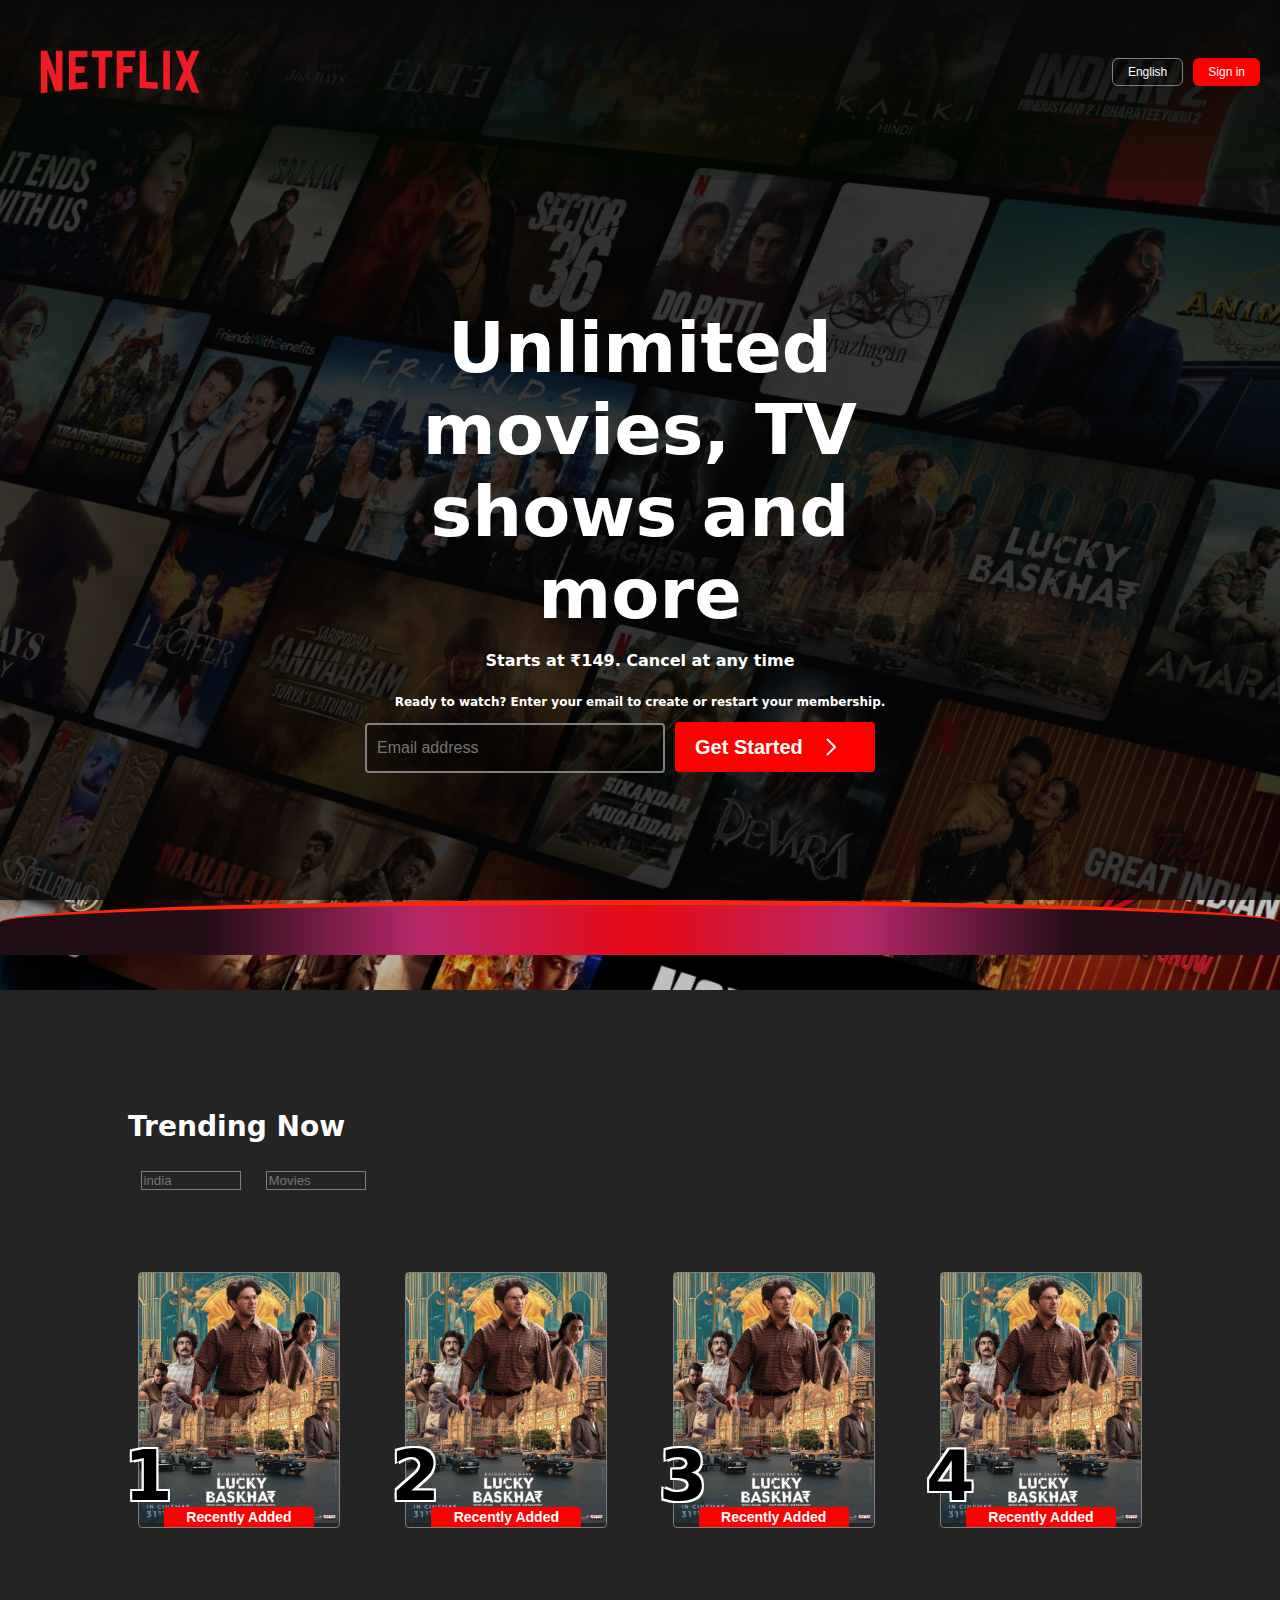
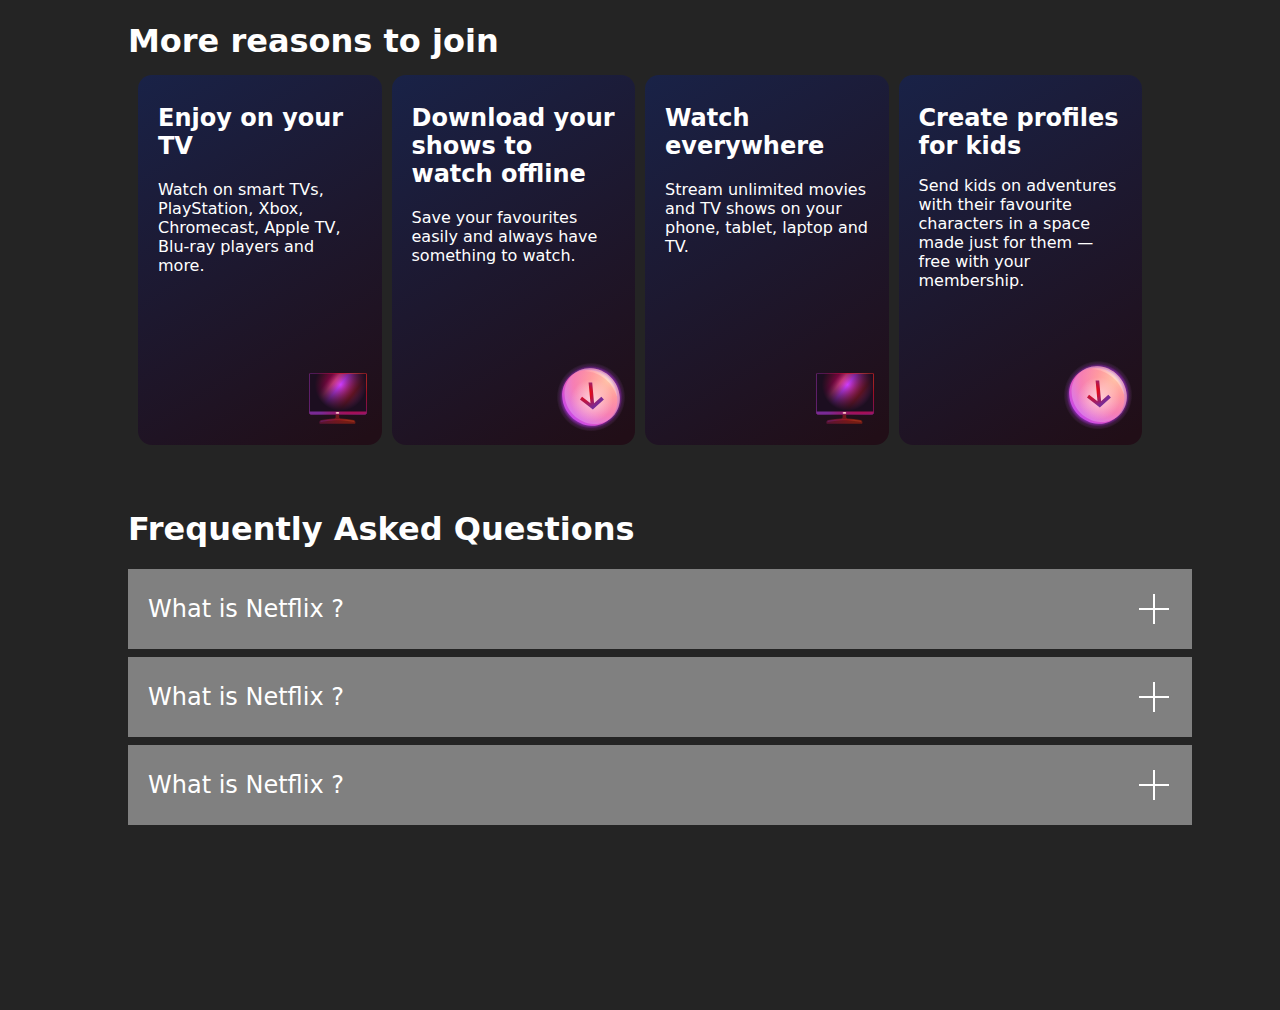
<file: index.html>
<!DOCTYPE html>
<html lang="en">

<head>
    <meta charset="UTF-8">
    <meta name="viewport" content="width=device-width, initial-scale=1.0">
    <title>Document</title>
    <link rel="stylesheet" href="style.css">
</head>

<body>
    <section>
        <div class="hero">
            <img src="./Images/hero.jpg" class="hero-img">
            <div class="tint"></div>
            <div class="nav">
                <a class="logo-img"><img src="./Images/netflix-logo.svg"></a>
                <div class="nav-flex">
                    <button class="en-btn">English</button>
                    <button class="sign-btn">Sign in</button>
                </div>
            </div>
            <div class="hero-text">
                <h1 class="title">Unlimited movies, TV shows and more</h1>
                <p class="para-offer">Starts at ₹149. Cancel at any time</p>
                <p class="para-info">Ready to watch? Enter your email to create or restart your membership.</p>
                <div class="box-wraper">
                    <div class="input-box">
                        <input class="input" type="text" placeholder="Email address" />
                    </div>
                    <button class="start-btn">Get Started <img src="./Images/arrow.svg"></button>
                </div>


            </div>
            <div class="curve-box">
                <div class="curve"></div>
            </div>
        </div>
    </section>
    <section>
        <div class="bootom-area">
            <div class="heading">
                <h3>Trending Now</h3>
            </div>
            <div class="dropdown-btn">
                <div class="types">
                    <input class="country-input" type="text" placeholder="india">
                    <input class="item-input" type="text" placeholder="Movies">
                </div>
            </div>
            <div class="poster-wrap">
                <div class="poster">
                    <div class="poster-img">
                        <img src="./Images/Lucky_Baskhar.jpg">
                        <button class="image-btn">Recently Added</button>
                        <div class="img-rank">1</div>
                       
                    </div>
                    <div class="poster-img">
                        <img src="./Images/Lucky_Baskhar.jpg">
                        <button class="image-btn">Recently Added</button>
                        <div class="img-rank">2</div>
                    </div>
                    <div class="poster-img">
                        <img src="./Images/Lucky_Baskhar.jpg">
                        <button class="image-btn">Recently Added</button>
                        <div class="img-rank">3</div>
                    </div>
                    <div class="poster-img">
                        <img src="./Images/Lucky_Baskhar.jpg">
                        <button class="image-btn">Recently Added</button>
                        <div class="img-rank">4</div>
                    </div>
                </div>
            </div>
            <div class="cards-content">
                <h1 class="cards-heading">More reasons to join</h1>
                <div class="cards-wrap">
                    <div class="cards">
                        <h2 class="card-header">Enjoy on your TV</h2>
                        <p class="description">Watch on smart TVs, PlayStation, Xbox, Chromecast, Apple TV, Blu-ray
                            players and more.</p>
                            <div class="footer-img">
                                <svg width="72" height="72" viewBox="0 0 72 72" fill="none"><g id="television-core-small"><path id="Vector" fill-rule="evenodd" clip-rule="evenodd" d="M37.2 53.3992C37.2 52.7365 36.6628 52.1992 36 52.1992H34.8C34.1373 52.1992 33.6 52.7365 33.6 53.3992V56.2636C33.6 56.9129 33.0834 57.4433 32.4347 57.4739C30.3013 57.5744 28.1719 57.7834 26.0546 58.1011L19.444 59.0926C18.2692 59.2688 17.4 60.2782 17.4 61.4662V62.0992C17.4 62.4304 17.6686 62.6992 18 62.6992H52.8C53.1314 62.6992 53.4 62.4304 53.4 62.0992V61.4662C53.4 60.2782 52.5309 59.2688 51.3561 59.0926L44.7454 58.1011C42.6282 57.7834 40.4987 57.5744 38.3653 57.4739C37.7167 57.4433 37.2 56.9129 37.2 56.2636V53.3992Z" fill="url(#paint0_radial_5179_1308)"></path><path id="Vector_2" d="M18.6 60.7388C18.6 60.2306 18.9587 59.796 19.4602 59.711C22.0196 59.2775 29.7585 58.0508 35.4 58.0508C41.0415 58.0508 48.7804 59.2775 51.3398 59.711C51.8412 59.796 52.2 60.2306 52.2 60.7388C52.2 60.902 52.0575 61.0268 51.8967 61.0004C50.1219 60.707 40.9704 59.2409 35.4 59.2409C29.8295 59.2409 20.678 60.707 18.9033 61.0004C18.7425 61.0268 18.6 60.902 18.6 60.7388Z" fill="url(#paint1_radial_5179_1308)"></path><path id="Vector_3" d="M63 12H8.99995C8.00584 12 7.19995 12.8059 7.19995 13.8V51.6C7.19995 52.5941 8.00584 53.4 8.99995 53.4H63C63.9941 53.4 64.8 52.5941 64.8 51.6V13.8C64.8 12.8059 63.9941 12 63 12Z" fill="url(#paint2_linear_5179_1308)"></path><path id="Vector_4" d="M63 12H8.99995C8.00584 12 7.19995 12.8059 7.19995 13.8V51.6C7.19995 52.5941 8.00584 53.4 8.99995 53.4H63C63.9941 53.4 64.8 52.5941 64.8 51.6V13.8C64.8 12.8059 63.9941 12 63 12Z" fill="url(#paint3_radial_5179_1308)"></path><path id="Vector_5" fill-rule="evenodd" clip-rule="evenodd" d="M8.99995 12.6H63C63.663 12.6 64.2 13.1372 64.2 13.8V50.4H7.79995V13.8C7.79995 13.1372 8.33719 12.6 8.99995 12.6ZM7.19995 50.4V13.8C7.19995 12.8059 8.00581 12 8.99995 12H63C63.9942 12 64.8 12.8059 64.8 13.8V50.4V51.6C64.8 52.5941 63.9942 53.4 63 53.4H8.99995C8.00581 53.4 7.19995 52.5941 7.19995 51.6V50.4Z" fill="url(#paint4_radial_5179_1308)"></path><path id="Vector_6" d="M35.4 52.8C36.3941 52.8 37.2 52.3971 37.2 51.9C37.2 51.4029 36.3941 51 35.4 51C34.4059 51 33.6 51.4029 33.6 51.9C33.6 52.3971 34.4059 52.8 35.4 52.8Z" fill="url(#paint5_radial_5179_1308)"></path></g><defs><radialGradient id="paint0_radial_5179_1308" cx="0" cy="0" r="1" gradientUnits="userSpaceOnUse" gradientTransform="translate(50.3269 49.3723) rotate(118.526) scale(55.1579 46.2871)"><stop stop-color="#802600"></stop><stop offset="0.333333" stop-color="#6F181D"></stop><stop offset="0.666667" stop-color="#5B1333"></stop><stop offset="1" stop-color="#391945"></stop></radialGradient><radialGradient id="paint1_radial_5179_1308" cx="0" cy="0" r="1" gradientUnits="userSpaceOnUse" gradientTransform="translate(48.1077 53.6128) rotate(158.116) scale(32.7275 42.219)"><stop stop-color="#99421D"></stop><stop offset="0.333333" stop-color="#99161D"></stop><stop offset="0.666667" stop-color="#7D1845"></stop><stop offset="1" stop-color="#59216E"></stop></radialGradient><linearGradient id="paint2_linear_5179_1308" x1="10.4727" y1="14.9572" x2="56.1755" y2="51.4814" gradientUnits="userSpaceOnUse"><stop stop-color="#99161D"></stop><stop offset="0.245283" stop-color="#CA005B"></stop><stop offset="0.346698" stop-color="#FF479A"></stop><stop offset="0.46934" stop-color="#CC3CFF"></stop><stop offset="0.735849" stop-color="#BC1A22"></stop><stop offset="1" stop-color="#C94FF5"></stop></linearGradient><radialGradient id="paint3_radial_5179_1308" cx="0" cy="0" r="1" gradientUnits="userSpaceOnUse" gradientTransform="translate(38.6181 23.8286) rotate(90) scale(25.9571 25.8545)"><stop stop-color="#1C0E20" stop-opacity="0"></stop><stop offset="1" stop-color="#1C0E20"></stop></radialGradient><radialGradient id="paint4_radial_5179_1308" cx="0" cy="0" r="1" gradientUnits="userSpaceOnUse" gradientTransform="translate(54 20.1938) rotate(144.293) scale(47.2897 44.8232)"><stop stop-color="#EF7744"></stop><stop offset="0.333333" stop-color="#E50914"></stop><stop offset="0.666667" stop-color="#A70D53"></stop><stop offset="1" stop-color="#792A95"></stop></radialGradient><radialGradient id="paint5_radial_5179_1308" cx="0" cy="0" r="1" gradientUnits="userSpaceOnUse" gradientTransform="translate(36.525 51.3562) rotate(135) scale(4.58735)"><stop stop-color="#FFDCCC"></stop><stop offset="0.333333" stop-color="#FFBDC0"></stop><stop offset="0.666667" stop-color="#F89DC6"></stop><stop offset="1" stop-color="#E4A1FA"></stop></radialGradient></defs></svg>
                            </div>
                    </div>
                    <div class="cards">
                        <h2 class="card-header">Download your shows to watch offline</h2>
                        <p class="description">Save your favourites easily and always have something to watch.</p>
                        <div class="footer-img">
                          <svg width="72" height="72" viewBox="0 0 72 72" fill="none"><g id="download-core-small"><path id="Vector" d="M36 70.2008C54.8882 70.2008 70.2001 54.8889 70.2001 36.0008C70.2001 17.1126 54.8882 1.80078 36 1.80078C17.1119 1.80078 1.80005 17.1126 1.80005 36.0008C1.80005 54.8889 17.1119 70.2008 36 70.2008Z" fill="url(#paint0_radial_5179_7940)"></path><path id="Vector_2" opacity="0.4" d="M64.7658 36.195C65.5206 51.5916 53.7908 63.5824 38.5668 62.977C23.3428 62.3722 10.3893 49.4 9.63446 34.0034C8.87954 18.6068 20.6091 6.61594 35.8331 7.22116C51.0571 7.82638 64.0104 20.7984 64.7658 36.195Z" fill="url(#paint1_radial_5179_7940)"></path><path id="Vector_3" d="M62.3657 37.9958C63.1205 53.3924 51.3908 65.3832 36.1668 64.7778C20.9428 64.173 7.9893 51.2008 7.23444 35.8041C6.47952 20.4075 18.2091 8.41672 33.4331 9.02194C48.6571 9.62716 61.6103 22.5992 62.3657 37.9958Z" fill="url(#paint2_radial_5179_7940)"></path><path id="Vector_4" opacity="0.5" d="M64.7658 36.195C65.5206 51.5916 53.7908 63.5824 38.5668 62.977C23.3428 62.3722 10.3893 49.4 9.63446 34.0034C8.87954 18.6068 20.6091 6.61594 35.8331 7.22116C51.0571 7.82638 64.0104 20.7984 64.7658 36.195Z" fill="url(#paint3_radial_5179_7940)"></path><path id="Vector_5" opacity="0.6" d="M36.9 60.6C48.6636 60.6 58.2 51.0637 58.2 39.3C58.2 27.5363 48.6636 18 36.9 18C25.1363 18 15.6 27.5363 15.6 39.3C15.6 51.0637 25.1363 60.6 36.9 60.6Z" fill="url(#paint4_radial_5179_7940)"></path><path id="Vector_6" fill-rule="evenodd" clip-rule="evenodd" d="M39.0849 42.2727L46.3387 35.76L48.8945 38.5142L38.9118 47.477L37.8466 48.4333L36.6071 47.477L24.9899 38.5142L27.0434 35.76L35.4849 42.2727L33.6 21.6016H37.2L39.0849 42.2727Z" fill="url(#paint5_radial_5179_7940)"></path><path id="Vector_7" opacity="0.4" fill-rule="evenodd" clip-rule="evenodd" d="M61.6566 34.9618C61.7832 35.3893 62.391 35.3233 62.3694 34.878C61.6962 21.1369 50.1509 9.55975 36.5817 9.01957C34.4606 8.93515 32.4155 9.12541 30.4772 9.55909C30.0745 9.64915 30.1575 10.2082 30.5697 10.2246C45.0094 10.7979 57.6246 21.2971 61.6566 34.9618Z" fill="url(#paint6_radial_5179_7940)"></path></g><defs><radialGradient id="paint0_radial_5179_7940" cx="0" cy="0" r="1" gradientUnits="userSpaceOnUse" gradientTransform="translate(36.0001 36.1837) rotate(-90) scale(34.3829)"><stop offset="0.782019" stop-color="#982DBE"></stop><stop offset="0.906819" stop-color="#B038DC" stop-opacity="0.2"></stop><stop offset="1" stop-color="#E4A1FA" stop-opacity="0"></stop></radialGradient><radialGradient id="paint1_radial_5179_7940" cx="0" cy="0" r="1" gradientUnits="userSpaceOnUse" gradientTransform="translate(52.9937 20.0992) rotate(135) scale(49.9836)"><stop stop-color="#FFDCCC"></stop><stop offset="0.333333" stop-color="#FFBDC0"></stop><stop offset="0.666667" stop-color="#F89DC6"></stop><stop offset="1" stop-color="#E4A1FA"></stop></radialGradient><radialGradient id="paint2_radial_5179_7940" cx="0" cy="0" r="1" gradientUnits="userSpaceOnUse" gradientTransform="translate(52.7999 19.6937) rotate(135) scale(53.1037)"><stop stop-color="#FFA984"></stop><stop offset="0.333333" stop-color="#FF787F"></stop><stop offset="0.666667" stop-color="#F45FA2"></stop><stop offset="1" stop-color="#C44AF1"></stop></radialGradient><radialGradient id="paint3_radial_5179_7940" cx="0" cy="0" r="1" gradientUnits="userSpaceOnUse" gradientTransform="translate(52.9937 20.0992) rotate(135) scale(49.9836)"><stop stop-color="#FFDCCC"></stop><stop offset="0.333333" stop-color="#FFBDC0"></stop><stop offset="0.666667" stop-color="#F89DC6"></stop><stop offset="1" stop-color="#E4A1FA"></stop></radialGradient><radialGradient id="paint4_radial_5179_7940" cx="0" cy="0" r="1" gradientUnits="userSpaceOnUse" gradientTransform="translate(36.9 39.3) scale(21.3)"><stop stop-color="white"></stop><stop offset="1" stop-color="white" stop-opacity="0"></stop></radialGradient><radialGradient id="paint5_radial_5179_7940" cx="0" cy="0" r="1" gradientUnits="userSpaceOnUse" gradientTransform="translate(31.2 32.1016) rotate(39.5226) scale(15.5567)"><stop stop-color="#EF7744"></stop><stop offset="0.2406" stop-color="#E50914"></stop><stop offset="1" stop-color="#792A95"></stop></radialGradient><radialGradient id="paint6_radial_5179_7940" cx="0" cy="0" r="1" gradientUnits="userSpaceOnUse" gradientTransform="translate(50.7 21.3) rotate(-180) scale(30)"><stop stop-color="white"></stop><stop offset="1" stop-color="white" stop-opacity="0"></stop></radialGradient></defs></svg>
                        </div>
                    </div>
                    <div class="cards">
                        <h2 class="card-header">Watch everywhere</h2>
                        <p class="description">Stream unlimited movies and TV shows on your phone, tablet, laptop and TV.</p>
                        <div class="footer-img">
                            <svg width="72" height="72" viewBox="0 0 72 72" fill="none"><g id="television-core-small"><path id="Vector" fill-rule="evenodd" clip-rule="evenodd" d="M37.2 53.3992C37.2 52.7365 36.6628 52.1992 36 52.1992H34.8C34.1373 52.1992 33.6 52.7365 33.6 53.3992V56.2636C33.6 56.9129 33.0834 57.4433 32.4347 57.4739C30.3013 57.5744 28.1719 57.7834 26.0546 58.1011L19.444 59.0926C18.2692 59.2688 17.4 60.2782 17.4 61.4662V62.0992C17.4 62.4304 17.6686 62.6992 18 62.6992H52.8C53.1314 62.6992 53.4 62.4304 53.4 62.0992V61.4662C53.4 60.2782 52.5309 59.2688 51.3561 59.0926L44.7454 58.1011C42.6282 57.7834 40.4987 57.5744 38.3653 57.4739C37.7167 57.4433 37.2 56.9129 37.2 56.2636V53.3992Z" fill="url(#paint0_radial_5179_1308)"></path><path id="Vector_2" d="M18.6 60.7388C18.6 60.2306 18.9587 59.796 19.4602 59.711C22.0196 59.2775 29.7585 58.0508 35.4 58.0508C41.0415 58.0508 48.7804 59.2775 51.3398 59.711C51.8412 59.796 52.2 60.2306 52.2 60.7388C52.2 60.902 52.0575 61.0268 51.8967 61.0004C50.1219 60.707 40.9704 59.2409 35.4 59.2409C29.8295 59.2409 20.678 60.707 18.9033 61.0004C18.7425 61.0268 18.6 60.902 18.6 60.7388Z" fill="url(#paint1_radial_5179_1308)"></path><path id="Vector_3" d="M63 12H8.99995C8.00584 12 7.19995 12.8059 7.19995 13.8V51.6C7.19995 52.5941 8.00584 53.4 8.99995 53.4H63C63.9941 53.4 64.8 52.5941 64.8 51.6V13.8C64.8 12.8059 63.9941 12 63 12Z" fill="url(#paint2_linear_5179_1308)"></path><path id="Vector_4" d="M63 12H8.99995C8.00584 12 7.19995 12.8059 7.19995 13.8V51.6C7.19995 52.5941 8.00584 53.4 8.99995 53.4H63C63.9941 53.4 64.8 52.5941 64.8 51.6V13.8C64.8 12.8059 63.9941 12 63 12Z" fill="url(#paint3_radial_5179_1308)"></path><path id="Vector_5" fill-rule="evenodd" clip-rule="evenodd" d="M8.99995 12.6H63C63.663 12.6 64.2 13.1372 64.2 13.8V50.4H7.79995V13.8C7.79995 13.1372 8.33719 12.6 8.99995 12.6ZM7.19995 50.4V13.8C7.19995 12.8059 8.00581 12 8.99995 12H63C63.9942 12 64.8 12.8059 64.8 13.8V50.4V51.6C64.8 52.5941 63.9942 53.4 63 53.4H8.99995C8.00581 53.4 7.19995 52.5941 7.19995 51.6V50.4Z" fill="url(#paint4_radial_5179_1308)"></path><path id="Vector_6" d="M35.4 52.8C36.3941 52.8 37.2 52.3971 37.2 51.9C37.2 51.4029 36.3941 51 35.4 51C34.4059 51 33.6 51.4029 33.6 51.9C33.6 52.3971 34.4059 52.8 35.4 52.8Z" fill="url(#paint5_radial_5179_1308)"></path></g><defs><radialGradient id="paint0_radial_5179_1308" cx="0" cy="0" r="1" gradientUnits="userSpaceOnUse" gradientTransform="translate(50.3269 49.3723) rotate(118.526) scale(55.1579 46.2871)"><stop stop-color="#802600"></stop><stop offset="0.333333" stop-color="#6F181D"></stop><stop offset="0.666667" stop-color="#5B1333"></stop><stop offset="1" stop-color="#391945"></stop></radialGradient><radialGradient id="paint1_radial_5179_1308" cx="0" cy="0" r="1" gradientUnits="userSpaceOnUse" gradientTransform="translate(48.1077 53.6128) rotate(158.116) scale(32.7275 42.219)"><stop stop-color="#99421D"></stop><stop offset="0.333333" stop-color="#99161D"></stop><stop offset="0.666667" stop-color="#7D1845"></stop><stop offset="1" stop-color="#59216E"></stop></radialGradient><linearGradient id="paint2_linear_5179_1308" x1="10.4727" y1="14.9572" x2="56.1755" y2="51.4814" gradientUnits="userSpaceOnUse"><stop stop-color="#99161D"></stop><stop offset="0.245283" stop-color="#CA005B"></stop><stop offset="0.346698" stop-color="#FF479A"></stop><stop offset="0.46934" stop-color="#CC3CFF"></stop><stop offset="0.735849" stop-color="#BC1A22"></stop><stop offset="1" stop-color="#C94FF5"></stop></linearGradient><radialGradient id="paint3_radial_5179_1308" cx="0" cy="0" r="1" gradientUnits="userSpaceOnUse" gradientTransform="translate(38.6181 23.8286) rotate(90) scale(25.9571 25.8545)"><stop stop-color="#1C0E20" stop-opacity="0"></stop><stop offset="1" stop-color="#1C0E20"></stop></radialGradient><radialGradient id="paint4_radial_5179_1308" cx="0" cy="0" r="1" gradientUnits="userSpaceOnUse" gradientTransform="translate(54 20.1938) rotate(144.293) scale(47.2897 44.8232)"><stop stop-color="#EF7744"></stop><stop offset="0.333333" stop-color="#E50914"></stop><stop offset="0.666667" stop-color="#A70D53"></stop><stop offset="1" stop-color="#792A95"></stop></radialGradient><radialGradient id="paint5_radial_5179_1308" cx="0" cy="0" r="1" gradientUnits="userSpaceOnUse" gradientTransform="translate(36.525 51.3562) rotate(135) scale(4.58735)"><stop stop-color="#FFDCCC"></stop><stop offset="0.333333" stop-color="#FFBDC0"></stop><stop offset="0.666667" stop-color="#F89DC6"></stop><stop offset="1" stop-color="#E4A1FA"></stop></radialGradient></defs></svg>
                        </div>
                    </div>
                    <div class="cards">
                        <h2 class="card-header">Create profiles for kids</h>
                        <p class="description">Send kids on adventures with their favourite characters in a space made just for them — free with your membership.</p>
                        <div class="footer-img">
                           <svg width="72" height="72" viewBox="0 0 72 72" fill="none"><g id="download-core-small"><path id="Vector" d="M36 70.2008C54.8882 70.2008 70.2001 54.8889 70.2001 36.0008C70.2001 17.1126 54.8882 1.80078 36 1.80078C17.1119 1.80078 1.80005 17.1126 1.80005 36.0008C1.80005 54.8889 17.1119 70.2008 36 70.2008Z" fill="url(#paint0_radial_5179_7940)"></path><path id="Vector_2" opacity="0.4" d="M64.7658 36.195C65.5206 51.5916 53.7908 63.5824 38.5668 62.977C23.3428 62.3722 10.3893 49.4 9.63446 34.0034C8.87954 18.6068 20.6091 6.61594 35.8331 7.22116C51.0571 7.82638 64.0104 20.7984 64.7658 36.195Z" fill="url(#paint1_radial_5179_7940)"></path><path id="Vector_3" d="M62.3657 37.9958C63.1205 53.3924 51.3908 65.3832 36.1668 64.7778C20.9428 64.173 7.9893 51.2008 7.23444 35.8041C6.47952 20.4075 18.2091 8.41672 33.4331 9.02194C48.6571 9.62716 61.6103 22.5992 62.3657 37.9958Z" fill="url(#paint2_radial_5179_7940)"></path><path id="Vector_4" opacity="0.5" d="M64.7658 36.195C65.5206 51.5916 53.7908 63.5824 38.5668 62.977C23.3428 62.3722 10.3893 49.4 9.63446 34.0034C8.87954 18.6068 20.6091 6.61594 35.8331 7.22116C51.0571 7.82638 64.0104 20.7984 64.7658 36.195Z" fill="url(#paint3_radial_5179_7940)"></path><path id="Vector_5" opacity="0.6" d="M36.9 60.6C48.6636 60.6 58.2 51.0637 58.2 39.3C58.2 27.5363 48.6636 18 36.9 18C25.1363 18 15.6 27.5363 15.6 39.3C15.6 51.0637 25.1363 60.6 36.9 60.6Z" fill="url(#paint4_radial_5179_7940)"></path><path id="Vector_6" fill-rule="evenodd" clip-rule="evenodd" d="M39.0849 42.2727L46.3387 35.76L48.8945 38.5142L38.9118 47.477L37.8466 48.4333L36.6071 47.477L24.9899 38.5142L27.0434 35.76L35.4849 42.2727L33.6 21.6016H37.2L39.0849 42.2727Z" fill="url(#paint5_radial_5179_7940)"></path><path id="Vector_7" opacity="0.4" fill-rule="evenodd" clip-rule="evenodd" d="M61.6566 34.9618C61.7832 35.3893 62.391 35.3233 62.3694 34.878C61.6962 21.1369 50.1509 9.55975 36.5817 9.01957C34.4606 8.93515 32.4155 9.12541 30.4772 9.55909C30.0745 9.64915 30.1575 10.2082 30.5697 10.2246C45.0094 10.7979 57.6246 21.2971 61.6566 34.9618Z" fill="url(#paint6_radial_5179_7940)"></path></g><defs><radialGradient id="paint0_radial_5179_7940" cx="0" cy="0" r="1" gradientUnits="userSpaceOnUse" gradientTransform="translate(36.0001 36.1837) rotate(-90) scale(34.3829)"><stop offset="0.782019" stop-color="#982DBE"></stop><stop offset="0.906819" stop-color="#B038DC" stop-opacity="0.2"></stop><stop offset="1" stop-color="#E4A1FA" stop-opacity="0"></stop></radialGradient><radialGradient id="paint1_radial_5179_7940" cx="0" cy="0" r="1" gradientUnits="userSpaceOnUse" gradientTransform="translate(52.9937 20.0992) rotate(135) scale(49.9836)"><stop stop-color="#FFDCCC"></stop><stop offset="0.333333" stop-color="#FFBDC0"></stop><stop offset="0.666667" stop-color="#F89DC6"></stop><stop offset="1" stop-color="#E4A1FA"></stop></radialGradient><radialGradient id="paint2_radial_5179_7940" cx="0" cy="0" r="1" gradientUnits="userSpaceOnUse" gradientTransform="translate(52.7999 19.6937) rotate(135) scale(53.1037)"><stop stop-color="#FFA984"></stop><stop offset="0.333333" stop-color="#FF787F"></stop><stop offset="0.666667" stop-color="#F45FA2"></stop><stop offset="1" stop-color="#C44AF1"></stop></radialGradient><radialGradient id="paint3_radial_5179_7940" cx="0" cy="0" r="1" gradientUnits="userSpaceOnUse" gradientTransform="translate(52.9937 20.0992) rotate(135) scale(49.9836)"><stop stop-color="#FFDCCC"></stop><stop offset="0.333333" stop-color="#FFBDC0"></stop><stop offset="0.666667" stop-color="#F89DC6"></stop><stop offset="1" stop-color="#E4A1FA"></stop></radialGradient><radialGradient id="paint4_radial_5179_7940" cx="0" cy="0" r="1" gradientUnits="userSpaceOnUse" gradientTransform="translate(36.9 39.3) scale(21.3)"><stop stop-color="white"></stop><stop offset="1" stop-color="white" stop-opacity="0"></stop></radialGradient><radialGradient id="paint5_radial_5179_7940" cx="0" cy="0" r="1" gradientUnits="userSpaceOnUse" gradientTransform="translate(31.2 32.1016) rotate(39.5226) scale(15.5567)"><stop stop-color="#EF7744"></stop><stop offset="0.2406" stop-color="#E50914"></stop><stop offset="1" stop-color="#792A95"></stop></radialGradient><radialGradient id="paint6_radial_5179_7940" cx="0" cy="0" r="1" gradientUnits="userSpaceOnUse" gradientTransform="translate(50.7 21.3) rotate(-180) scale(30)"><stop stop-color="white"></stop><stop offset="1" stop-color="white" stop-opacity="0"></stop></radialGradient></defs></svg>
                        </div>
                    </div>
                </div>
            </div>
            <div class="faq-container">
                <h1>Frequently Asked Questions</h1>
                <div class="faq">
                    <h2 class="faq-title">What is Netflix ?</h2>
                              <svg xmlns="http://www.w3.org/2000/svg" fill="none" role="img" viewBox="0 0 36 36" width="36" height="36" data-icon="PlusLarge" aria-hidden="true" class="elj7tfr3 default-ltr-cache-1sju7il-Icon-StyledAccordionIcon e164gv2o4"><path fill-rule="evenodd" clip-rule="evenodd" d="M17 17V3H19V17H33V19H19V33H17V19H3V17H17Z" fill="currentColor"></path></svg>                            
                </div>

                <div class="faq">
                    <h2 class="faq-title">What is Netflix ?</h2>
                              <svg xmlns="http://www.w3.org/2000/svg" fill="none" role="img" viewBox="0 0 36 36" width="36" height="36" data-icon="PlusLarge" aria-hidden="true" class="elj7tfr3 default-ltr-cache-1sju7il-Icon-StyledAccordionIcon e164gv2o4"><path fill-rule="evenodd" clip-rule="evenodd" d="M17 17V3H19V17H33V19H19V33H17V19H3V17H17Z" fill="currentColor"></path>
                            </svg>
                </div>
                <div class="faq">
                    <h2 class="faq-title">What is Netflix ?</h2>
                              <svg xmlns="http://www.w3.org/2000/svg" fill="none" role="img" viewBox="0 0 36 36" width="36" height="36" data-icon="PlusLarge" aria-hidden="true" class="elj7tfr3 default-ltr-cache-1sju7il-Icon-StyledAccordionIcon e164gv2o4"><path fill-rule="evenodd" clip-rule="evenodd" d="M17 17V3H19V17H33V19H19V33H17V19H3V17H17Z" fill="currentColor"></path>
                            </svg>
                </div>
            </div>
        </div>
    </section>  
       
   
</body>

</html>
</file>
<file: style.css>
body {
    margin: 0;
    font-family: system-ui, -apple-system, BlinkMacSystemFont, 'Segoe UI', Roboto, Oxygen, Ubuntu, Cantarell, 'Open Sans', 'Helvetica Neue', sans-serif;
    background-color: rgb(36, 36, 36);
}

@media screen and (min-width: 1120px) {

    .hero {
        width: 100%;
        height: 120vh;
        overflow: hidden;
    }

    .hero-img {
        width: 100%;
        height: 110vh;
        object-fit: cover;
        /* transform: scale(1); */
    }

    .tint {
        background-color: rgb(0, 0, 0, 0.533);
        background-image: linear-gradient(to top, rgba(10, 10, 10, 0.432) 80%, rgba(2, 12, 0, 0.527) 57%, rgba(10, 10, 10, 0.993) 100%);
        left: 0;
        right: 0;
        top: 0;
        bottom: 0;
        position: absolute;
    }

    .hero-text {
        position: absolute;
        top: 0;
        top: 60%;
        left: 50%;
        color: white;
        width: 550px;
        transform: translate(-50%, -50%);
        font-size: 35px;
        text-align: center;


    }

    .title {
        margin: 0px 0px;
        letter-spacing: 0.01rem;
        /* line-height: 50px; */
        font-weight: 900;
    }

    .para-offer {
        font-weight: bold;
        font-size: 16px;
        /* margin-top: 0px; */

    }

    .para-info {
        font-weight: bold;
        font-size: 12px;
        margin-top: 25px;

    }

    .box-wraper {

        display: flex;
        /* justify-content: space-between; */
        align-items: center;
        gap: 10px;

    }

    .input {
        background-color: rgba(0, 0, 0, 0.397);
        width: 300px;
        height: 50px;
        border: 2px solid grey;
        box-sizing: border-box;
        border-radius: 4px;
        font-size: 16px;
        padding: 10px;
        color: white;

    }

    .start-btn {
        background-color: red;
        height: 50px;
        width: 200px;
        border-radius: 4px;
        color: white;
        font-size: 20px;
        font-weight: bold;
        border: none;
        display: flex;
        align-items: center;
        gap: 15px;
        padding-left: 20px;

    }

    .nav {
        position: absolute;
        width: calc(100vw - 40px);
        top: 0;
        color: white;
        display: flex;
        justify-content: space-between;
        align-items: center;
        top: 8%;
        left: 50%;
        transform: translate(-50%, -50%);


    }

    .nav-flex {
        display: flex;
        gap: 10px;
        /* position:relative; */
    }

    .logo-img {
        height: 200px;
        width: 200px;
    }

    .sign-btn {
        background-color: red;
        color: white;
        border: none;
        border-radius: 6px;
        padding: 6px 15px;
        /* font-weight: bold; */
        font-size: 12px;
    }

    .en-btn {
        border: 1px solid grey;
        border-radius: 6px;
        padding: 6px 15px;
        /* font-weight: bold; */
        background-color: transparent;
        color: white;
        font-size: 12px;

    }


    /* .curve-box{
    top: 0;
    border: 1px solid red;
    height: 50px;
    top: 100%;
    width: 100%;
    color: white;
    position: absolute;
   
} */

    .curve-box {
        top: 0;
        border-top: 5px solid rgba(250, 40, 10, 1);
        border-top-left-radius: 160% 130%;
        border-top-right-radius: 160% 130%;
        height: 50px;
        top: 100%;
        width: 100%;
        /* left:-15%;
    right: 15%; */

        color: white;
        position: absolute;
        /* margin-top: 15px; */
        background: linear-gradient(to right, rgba(33, 13, 22, 1) 16%, rgba(184, 40, 105, 1), rgba(229, 9, 20, 1), rgba(184, 40, 105, 1), rgba(33, 13, 22, 1) 84%);
    }


    .bootom-area {
        height: 1000px;
        width: 80%;
        /* border: 1px solid red; */
        margin: 30px auto;
    }

    .heading {
        color: white;
        font-size: 1.5rem;
        /* font-weight: 500; */

    }

    .dropdown-btn {
        display: flex;
        width: 250px;
        box-sizing: border-box;
        /* border: 1px solid red; */
    }

    .types {
        width: 100%;
        display: flex;
        box-sizing: border-box;
        justify-content: space-around;
    }

    .country-input {
        border: 1px solid grey;
        box-sizing: border-box;
        width: 100px;
        background-color: rgba(0, 0, 0, 0);
        color: white;
    }

    .item-input {
        border: 1px solid grey;
        box-sizing: border-box;
        width: 100px;
        background-color: rgba(0, 0, 0, 0);
        color: white;

    }

    .poster-wrap {
        width: 100%;
        padding: 0px 10px;
        box-sizing: border-box;
    }

    .poster {
        width: 100%;
        height: 400px;
        margin: 10px auto;
        /* border: 1px solid green; */
        align-items: center;
        display: flex;
        justify-content: space-between;
        /* padding: 1px auto; */
        /* box-sizing: border-box; */

    }

    .poster-img {

        border-radius: 4px;
        border: 1px solid grey;
        /* padding: 1px auto; */
        /* box-sizing: border-box; */
        position: relative;


    }

    .poster-img img {
        width: 200px;
        /* height: 15.75rem; */
        /* height: 200px; */

    }

    .image-btn {
        position: absolute;
        bottom: 0px;
        /* border: 1px solid blue; */
        left: 25px;
        right: 25px;
        background-color: red;
        color: white;
        border: none;
        font-size: 14px;
        font-weight: 700;
        padding: 2px 2px;
        border-top-left-radius: 4px;
        border-top-right-radius: 4px;
    }

    .img-rank {
        position: absolute;
        bottom: 10px;
        left: -15px;
        font-size: 70px;
        font-weight: 700;
        display: inline-block;
        text-shadow:
            -2px -2px 0 white,
            2px -2px 0 white,
            -2px 2px 0 white,
            2px 2px 0 white;
        display: inline-block;
    }

    .cards-heading {
        color: white;
    }

    .cards-wrap {
        margin-top: 50px;
        width: 100%;
        height: 300px;
        /* border: 1px solid yellow; */
        display: flex;
        align-items: center;
        justify-content: space-between;
        padding: 10px 10px;
        box-sizing: border-box;
        gap: 10px;

    }

    .cards {
        width: 250px;
        height: 350px;
        color: white;
        /* border: 1px solid violet; */
        padding: 10px 20px;
        border-radius: 14px;
        /* background-color: rgba(0, 0, 128, 0.726); */
        background: linear-gradient(149deg, #192247 0%, #210e17 96.86%);
        position: relative;
    }

    .description {
        font-size: 16px;
        font-weight: 400;
    }

    .footer-img {
        position: absolute;
        bottom: 0.5rem;
        right: 0.5rem;
    }

    section {
        /* background-color: black; */
    }

    .faq-container {
        color: white;
        width: 100%;
        height: 500px;
        margin: 100px auto;
    }

    .faq {
        background-color: rgb(45, 45, 45);
        height: 80px;
        width: 100%;
        /* border: 1px solid red; */
        display: flex;
        justify-content: space-between;
        align-items: center;
        background-color: grey;
        padding: 0px 20px;
        margin: 0px 0px 0.5rem 0px;

    }

    .faq:hover {
        background-color: rgb(197, 193, 193);
    }

    .faq-title {
        font-size: 24px;
        font-weight: 400;

    }

}



@media screen and (min-width: 920px) and (max-width: 1119px) {

    .hero {
        width: 100%;
        height: 120vh;
        overflow: hidden;
    }

    .hero-img {
        width: 100%;
        height: 110vh;
        object-fit: cover;
        /* transform: scale(); */
    }

    .tint {
        background-color: rgb(0, 0, 0, 0.533);
        background-image: linear-gradient(to top, rgba(10, 10, 10, 0.432) 80%, rgba(2, 12, 0, 0.527) 57%, rgba(10, 10, 10, 0.993) 100%);
        left: 0;
        right: 0;
        top: 0;
        bottom: 0;
        position: absolute;
    }

    .hero-text {
        position: absolute;
        top: 0;
        top: 60%;
        left: 50%;
        color: white;
        /* width: 550px; */
        transform: translate(-50%, -50%);
        text-align: center;
    }

    .title {
        margin: 0px 0px;
        letter-spacing: 0.01rem;
        font-size: 25px;
        /* line-height: 50px; */
        font-weight: 900;
    }

    .para-offer {
        font-weight: bold;
        font-size: 16px;
        /* margin-top: 0px; */

    }

    .para-info {
        font-weight: bold;
        font-size: 12px;
        margin-top: 25px;

    }

    .box-wraper {

        display: flex;
        /* justify-content: space-between; */
        align-items: center;
        gap: 10px;

    }

    .input {
        background-color: rgba(0, 0, 0, 0.397);
        width: 300px;
        height: 50px;
        border: 2px solid grey;
        box-sizing: border-box;
        border-radius: 4px;
        font-size: 16px;
        padding: 10px;
        color: white;

    }

    .start-btn {
        background-color: red;
        height: 50px;
        width: 200px;
        border-radius: 4px;
        color: white;
        font-size: 20px;
        font-weight: bold;
        border: none;
        display: flex;
        align-items: center;
        gap: 15px;
        padding-left: 20px;

    }

    .nav {
        position: absolute;
        width: calc(100vw - 40px);
        top: 0;
        color: white;
        display: flex;
        justify-content: space-between;
        align-items: center;
        top: 8%;
        left: 50%;
        transform: translate(-50%, -50%);


    }

    .nav-flex {
        display: flex;
        gap: 10px;
        /* position:relative; */
    }

    .logo-img {
        height: 200px;
        width: 200px;
    }

    .sign-btn {
        background-color: red;
        color: white;
        border: none;
        border-radius: 6px;
        padding: 6px 15px;
        /* font-weight: bold; */
        font-size: 12px;
    }

    .en-btn {
        border: 1px solid grey;
        border-radius: 6px;
        padding: 6px 15px;
        /* font-weight: bold; */
        background-color: transparent;
        color: white;
        font-size: 12px;

    }

    .curve-box {
        top: 0;
        border-top: 5px solid rgba(250, 40, 10, 1);
        border-top-left-radius: 160% 130%;
        border-top-right-radius: 160% 130%;
        height: 50px;
        top: 100%;
        width: 100%;
        color: white;
        position: absolute;
        background: linear-gradient(to right, rgba(33, 13, 22, 1) 16%, rgba(184, 40, 105, 1), rgba(229, 9, 20, 1), rgba(184, 40, 105, 1), rgba(33, 13, 22, 1) 84%);
    }


    .bootom-area {
        height: 1000px;
        width: 80%;
        margin: 30px auto;
    }

    .heading {
        color: white;
        font-size: 1.5rem;
    }

    .dropdown-btn {
        display: flex;
        width: 250px;
        box-sizing: border-box;
    }

    .types {
        width: 100%;
        display: flex;
        box-sizing: border-box;
        justify-content: space-around;
    }

    .country-input {
        border: 1px solid grey;
        box-sizing: border-box;
        width: 100px;
        background-color: rgba(0, 0, 0, 0);
        color: white;
    }

    .item-input {
        border: 1px solid grey;
        box-sizing: border-box;
        width: 100px;
        background-color: rgba(0, 0, 0, 0);
        color: white;

    }

    .poster-wrap {
        width: 100%;
        padding: 0px 10px;
        box-sizing: border-box;
    }

    .poster {
        width: 100%;
        /* height: 400px; */
        margin: 10px auto;
        /* border: 1px solid green; */
        align-items: center;
        display: flex;
        justify-content: space-between;

    }

    .poster-img {
        border-radius: 4px;
        border: 1px solid grey;
        /* padding: 1px auto; */
        /* box-sizing: border-box; */
        position: relative;
    }

    .poster-img img {
        width: 10rem;
    }

    .image-btn {
        position: absolute;
        bottom: 0px;
        /* border: 1px solid blue; */
        left: 25px;
        right: 25px;
        background-color: red;
        color: white;
        border: none;
        font-size: 12px;
        font-weight: 700;
        padding: 2px 2px;
        border-top-left-radius: 4px;
        border-top-right-radius: 4px;
    }

    .img-rank {
        position: absolute;
        bottom: 10px;
        left: -15px;
        font-size: 5rem;
        font-weight: 700;
        display: inline-block;
        text-shadow:
            -2px -2px 0 white,
             2px -2px 0 white,
            -2px  2px 0 white,
             2px  2px 0 white;
        display: inline-block;
    }

    .cards-heading {
        color: white;
    }

    .cards-wrap {
        margin-top: 50px;
        width: 100%;
        /* height: 200px; */
        display: flex;
        flex-wrap: wrap;
        align-items: center;
        justify-content: space-between;
        padding: 10px 10px;
        box-sizing: border-box;
        gap: 10px;

    }

    .cards {
        width: 100%;
        height: 150px;
        color: white;
        padding: 10px 20px;
        border-radius: 14px;
        background: linear-gradient(149deg, #192247 0%, #210e17 96.86%);
        position: relative;
    }

    .card-header {
        font-size: 1.2rem;
    }

    .description {
        font-size: 12px;
        font-weight: 400;
    }

    .footer-img {
        position: absolute;
        bottom: 0.5rem;
        right: 0.5rem;
    }


    .faq-container {
        color: white;
        width: 100%;
        height: 500px;
        margin: 100px auto;
    }

    .faq {
        background-color: rgb(45, 45, 45);
        height: 80px;
        /* width: 100%; */
        /* border: 1px solid red; */
        display: flex;
        justify-content: space-between;
        align-items: center;
        background-color: grey;
        padding: 0px 20px;
        margin: 0px 0px 0.5rem 0px;
    }

    .faq:hover {
        background-color: rgb(197, 193, 193);
    }

    .faq-title {
        font-size: 24px;
        font-weight: 400;
    }

}


@media screen and (min-width: 760px) and (max-width: 919px) {

    .hero {
        width: 100%;
        height: 120vh;
        overflow: hidden;
    }

    .hero-img {
        width: 100%;
        height: 110vh;
        object-fit: cover;
        /* transform: scale(); */
    }

    .tint {
        background-color: rgb(0, 0, 0, 0.533);
        background-image: linear-gradient(to top, rgba(10, 10, 10, 0.432) 80%, rgba(2, 12, 0, 0.527) 57%, rgba(10, 10, 10, 0.993) 100%);
        left: 0;
        right: 0;
        top: 0;
        bottom: 0;
        position: absolute;
    }

    .hero-text {
        position: absolute;
        top: 0;
        top: 60%;
        left: 50%;
        color: white;
        /* width: 550px; */
        transform: translate(-50%, -50%);
        text-align: center;
    }

    .title {
        margin: 0px 0px;
        letter-spacing: 0.01rem;
        font-size: 25px;
        /* line-height: 50px; */
        font-weight: 900;
    }

    .para-offer {
        font-weight: bold;
        font-size: 16px;
        /* margin-top: 0px; */

    }

    .para-info {
        font-weight: bold;
        font-size: 12px;
        margin-top: 25px;

    }

    .box-wraper {

        display: flex;
        /* justify-content: space-between; */
        align-items: center;
        gap: 10px;

    }

    .input {
        background-color: rgba(0, 0, 0, 0.397);
        width: 300px;
        height: 50px;
        border: 2px solid grey;
        box-sizing: border-box;
        border-radius: 4px;
        font-size: 16px;
        padding: 10px;
        color: white;

    }

    .start-btn {
        background-color: red;
        height: 50px;
        width: 200px;
        border-radius: 4px;
        color: white;
        font-size: 20px;
        font-weight: bold;
        border: none;
        display: flex;
        align-items: center;
        gap: 15px;
        padding-left: 20px;

    }

    .nav {
        position: absolute;
        width: calc(100vw - 40px);
        top: 0;
        color: white;
        display: flex;
        justify-content: space-between;
        align-items: center;
        top: 8%;
        left: 50%;
        transform: translate(-50%, -50%);


    }

    .nav-flex {
        display: flex;
        gap: 10px;
        /* position:relative; */
    }

    .logo-img {
        height: 200px;
        width: 200px;
    }

    .sign-btn {
        background-color: red;
        color: white;
        border: none;
        border-radius: 6px;
        padding: 6px 15px;
        /* font-weight: bold; */
        font-size: 12px;
    }

    .en-btn {
        border: 1px solid grey;
        border-radius: 6px;
        padding: 6px 15px;
        /* font-weight: bold; */
        background-color: transparent;
        color: white;
        font-size: 12px;

    }

    .curve-box {
        top: 0;
        border-top: 5px solid rgba(250, 40, 10, 1);
        border-top-left-radius: 160% 130%;
        border-top-right-radius: 160% 130%;
        height: 50px;
        top: 100%;
        width: 100%;
        color: white;
        position: absolute;
        background: linear-gradient(to right, rgba(33, 13, 22, 1) 16%, rgba(184, 40, 105, 1), rgba(229, 9, 20, 1), rgba(184, 40, 105, 1), rgba(33, 13, 22, 1) 84%);
    }


    .bootom-area {
        height: 1000px;
        width: 80%;
        margin: 30px auto;
    }

    .heading {
        color: white;
        font-size: 1.5rem;
    }

    .dropdown-btn {
        display: flex;
        width: 250px;
        box-sizing: border-box;
    }

    .types {
        width: 100%;
        display: flex;
        box-sizing: border-box;
        justify-content: space-around;
    }

    .country-input {
        border: 1px solid grey;
        box-sizing: border-box;
        width: 100px;
        background-color: rgba(0, 0, 0, 0);
        color: white;
    }

    .item-input {
        border: 1px solid grey;
        box-sizing: border-box;
        width: 100px;
        background-color: rgba(0, 0, 0, 0);
        color: white;

    }

    .poster-wrap {
        width: 100%;
        padding: 0px 10px;
        box-sizing: border-box;
    }

    .poster {
        width: 100%;
        /* height: 400px; */
        margin: 10px auto;
        /* border: 1px solid green; */
        align-items: center;
        display: flex;
        justify-content: space-between;

    }

    .poster-img {
        border-radius: 4px;
        border: 1px solid grey;
        /* padding: 1px auto; */
        /* box-sizing: border-box; */
        position: relative;
    }

    .poster-img img {
        width: 8rem;
    }

    .image-btn {
        position: absolute;
        bottom: 0px;
        /* border: 1px solid blue; */
        left: 25px;
        right: 25px;
        background-color: red;
        color: white;
        border: none;
        font-size: 10px;
        font-weight: 700;
        padding: 2px 2px;
        border-top-left-radius: 4px;
        border-top-right-radius: 4px;
    }

    .img-rank {
        position: absolute;
        bottom: 10px;
        left: -15px;
        font-size: 3rem;
        font-weight: 700;
        display: inline-block;
        text-shadow:
            -2px -2px 0 white,
             2px -2px 0 white,
            -2px  2px 0 white,
             2px  2px 0 white;
        display: inline-block;
    }

    .cards-heading {
        color: white;
    }

    .cards-wrap {
        margin-top: 50px;
        width: 100%;
        /* height: 200px; */
        display: flex;
        flex-wrap: wrap;
        align-items: center;
        justify-content: space-between;
        padding: 10px 10px;
        box-sizing: border-box;
        gap: 10px;

    }

    .cards {
        width: 100%;
        height: 150px;
        color: white;
        padding: 10px 20px;
        border-radius: 14px;
        background: linear-gradient(149deg, #192247 0%, #210e17 96.86%);
        position: relative;
    }

    .card-header {
        font-size: 1.2rem;
    }

    .description {
        font-size: 12px;
        font-weight: 400;
    }

    .footer-img {
        position: absolute;
        bottom: 0.5rem;
        right: 0.5rem;
    }


    .faq-container {
        color: white;
        width: 100%;
        height: 500px;
        margin: 100px auto;
    }

    .faq {
        background-color: rgb(45, 45, 45);
        height: 80px;
        /* width: 100%; */
        /* border: 1px solid red; */
        display: flex;
        justify-content: space-between;
        align-items: center;
        background-color: grey;
        padding: 0px 20px;
        margin: 0px 0px 0.5rem 0px;
    }

    .faq:hover {
        background-color: rgb(197, 193, 193);
    }

    .faq-title {
        font-size: 24px;
        font-weight: 400;
    }

}

@media screen and (min-width: 586px) and (max-width: 759px) {

    .hero {
        width: 100%;
        height: 120vh;
        overflow: hidden;
    }

    .hero-img {
        width: 100%;
        height: 110vh;
        object-fit: cover;
        /* transform: scale(); */
    }

    .tint {
        background-color: rgb(0, 0, 0, 0.533);
        background-image: linear-gradient(to top, rgba(10, 10, 10, 0.432) 80%, rgba(2, 12, 0, 0.527) 57%, rgba(10, 10, 10, 0.993) 100%);
        left: 0;
        right: 0;
        top: 0;
        bottom: 0;
        position: absolute;
    }

    .hero-text {
        position: absolute;
        top: 0;
        top: 60%;
        left: 50%;
        color: white;
        /* width: 550px; */
        transform: translate(-50%, -50%);
        text-align: center;
    }

    .title {
        margin: 0px 0px;
        letter-spacing: 0.01rem;
        font-size: 25px;
        /* line-height: 50px; */
        font-weight: 900;
    }

    .para-offer {
        font-weight: bold;
        font-size: 16px;
        /* margin-top: 0px; */

    }

    .para-info {
        font-weight: bold;
        font-size: 12px;
        margin-top: 25px;

    }

    .box-wraper {

        display: flex;
        /* justify-content: space-between; */
        align-items: center;
        gap: 10px;

    }

    .input {
        background-color: rgba(0, 0, 0, 0.397);
        width: 300px;
        height: 50px;
        border: 2px solid grey;
        box-sizing: border-box;
        border-radius: 4px;
        font-size: 16px;
        padding: 10px;
        color: white;

    }

    .start-btn {
        background-color: red;
        height: 50px;
        width: 200px;
        border-radius: 4px;
        color: white;
        font-size: 20px;
        font-weight: bold;
        border: none;
        display: flex;
        align-items: center;
        gap: 15px;
        padding-left: 20px;

    }

    .nav {
        position: absolute;
        width: calc(100vw - 40px);
        top: 0;
        color: white;
        display: flex;
        justify-content: space-between;
        align-items: center;
        top: 8%;
        left: 50%;
        transform: translate(-50%, -50%);


    }

    .nav-flex {
        display: flex;
        gap: 10px;
        /* position:relative; */
    }

    .logo-img {
        height: 200px;
        width: 200px;
    }

    .sign-btn {
        background-color: red;
        color: white;
        border: none;
        border-radius: 6px;
        padding: 6px 15px;
        /* font-weight: bold; */
        font-size: 12px;
    }

    .en-btn {
        border: 1px solid grey;
        border-radius: 6px;
        padding: 6px 15px;
        /* font-weight: bold; */
        background-color: transparent;
        color: white;
        font-size: 12px;

    }

    .curve-box {
        top: 0;
        border-top: 5px solid rgba(250, 40, 10, 1);
        border-top-left-radius: 160% 130%;
        border-top-right-radius: 160% 130%;
        height: 50px;
        top: 100%;
        width: 100%;
        color: white;
        position: absolute;
        background: linear-gradient(to right, rgba(33, 13, 22, 1) 16%, rgba(184, 40, 105, 1), rgba(229, 9, 20, 1), rgba(184, 40, 105, 1), rgba(33, 13, 22, 1) 84%);
    }


    .bootom-area {
        height: 1000px;
        width: 80%;
        margin: 30px auto;
    }

    .heading {
        color: white;
        font-size: 1.5rem;
    }

    .dropdown-btn {
        display: flex;
        width: 250px;
        box-sizing: border-box;
    }

    .types {
        width: 100%;
        display: flex;
        box-sizing: border-box;
        justify-content: space-around;
    }

    .country-input {
        border: 1px solid grey;
        box-sizing: border-box;
        width: 100px;
        background-color: rgba(0, 0, 0, 0);
        color: white;
    }

    .item-input {
        border: 1px solid grey;
        box-sizing: border-box;
        width: 100px;
        background-color: rgba(0, 0, 0, 0);
        color: white;

    }

    .poster-wrap {
        width: 100%;
        padding: 5px 10px;
        box-sizing: border-box;
    }

    .poster {
        width: 100%;
        /* height: 400px; */
        margin: 10px auto;
        /* border: 1px solid green; */
        align-items: center;
        display: flex;
        justify-content: space-between;
        flex-wrap: wrap;

    }

    .poster-img {
        border-radius: 4px;
        margin: 5px auto;
        border: 1px solid grey;
        /* padding: 1px auto; */
        /* box-sizing: border-box; */
        position: relative;
    }

    .poster-img img {
        width: 8rem;
    }

    .image-btn {
        position: absolute;
        bottom: 0px;
        /* border: 1px solid blue; */
        left: 25px;
        right: 25px;
        background-color: red;
        color: white;
        border: none;
        font-size: 10px;
        font-weight: 700;
        padding: 2px 2px;
        border-top-left-radius: 4px;
        border-top-right-radius: 4px;
    }

    .img-rank {
        position: absolute;
        bottom: 10px;
        left: -15px;
        font-size: 3rem;
        font-weight: 700;
        display: inline-block;
        text-shadow:
            -2px -2px 0 white,
             2px -2px 0 white,
            -2px  2px 0 white,
             2px  2px 0 white;
        display: inline-block;
    }

    .cards-heading {
        color: white;
    }

    .cards-wrap {
        margin-top: 50px;
        width: 100%;
        /* height: 200px; */
        display: flex;
        flex-wrap: wrap;
        align-items: center;
        justify-content: space-between;
        padding: 10px 10px;
        box-sizing: border-box;
        gap: 10px;

    }

    .cards {
        width: 100%;
        height: 150px;
        color: white;
        padding: 10px 20px;
        border-radius: 14px;
        background: linear-gradient(149deg, #192247 0%, #210e17 96.86%);
        position: relative;
    }

    .card-header {
        font-size: 1.2rem;
    }

    .description {
        font-size: 12px;
        font-weight: 400;
    }

    .footer-img {
        position: absolute;
        bottom: 0.5rem;
        right: 0.5rem;
    }


    .faq-container {
        color: white;
        width: 100%;
        height: 500px;
        margin: 100px auto;
    }

    .faq {
        background-color: rgb(45, 45, 45);
        height: 80px;
        /* width: 100%; */
        /* border: 1px solid red; */
        display: flex;
        justify-content: space-between;
        align-items: center;
        background-color: grey;
        padding: 0px 20px;
        margin: 0px 0px 0.5rem 0px;
    }

    .faq:hover {
        background-color: rgb(197, 193, 193);
    }

    .faq-title {
        font-size: 24px;
        font-weight: 400;
    }

}


@media screen and (max-width: 585px) {

    .hero {
        width: 100%;
        height: 120vh;
        overflow: hidden;
    }

    .hero-img {
        width: 100%;
        height: 110vh;
        object-fit: cover;
        /* transform: scale(); */
    }

    .tint {
        height: 110vh;
        background-color: rgb(0, 0, 0, 0.533);
        background-image: linear-gradient(to top, rgba(10, 10, 10, 0.432) 80%, rgba(2, 12, 0, 0.527) 57%, rgba(10, 10, 10, 0.993) 100%);
        left: 0;
        right: 0;
        top: 0;
        bottom: 0;
        position: absolute;
    }

    .hero-text {
        position: absolute;
        top: 0;
        top: 60%;
        left: 50%;
        color: white;
        /* width: 550px; */
        transform: translate(-50%, -50%);
        text-align: center;
    }

    .title {
        margin: 0px 0px;
        letter-spacing: 0.01rem;
        font-size: 25px;
        /* line-height: 50px; */
        font-weight: 900;
    }

    .para-offer {
        font-weight: bold;
        font-size: 16px;
        /* margin-top: 0px; */

    }

    .para-info {
        font-weight: bold;
        font-size: 12px;
        margin-top: 25px;

    }

    .box-wraper {

        display: flex;
        /* justify-content: space-between; */
        align-items: center;
        gap: 10px;

    }

    .input {
        background-color: rgba(0, 0, 0, 0.397);
        width: 150px;
        height: 50px;
        border: 2px solid grey;
        box-sizing: border-box;
        border-radius: 4px;
        font-size: 16px;
        padding: 10px;
        color: white;

    }

    .start-btn {
        background-color: red;
        height: 50px;
        width: 100px;
        border-radius: 4px;
        color: white;
        font-size: 12px;
        font-weight: 400;
        border: none;
        display: flex;
        align-items: center;
        gap: 15px;
        padding-left: 20px;

    }

    .nav {
        position: absolute;
        width: calc(100vw - 40px);
        top: 0;
        color: white;
        display: flex;
        justify-content: space-between;
        align-items: center;
        top: 8%;
        left: 50%;
        transform: translate(-50%, -50%);


    }

    .nav-flex {
        display: flex;
        gap: 10px;
        /* position:relative; */
    }

    .logo-img {
        height: 200px;
        width: 200px;
    }

    .logo-img img{
        width: 150px;
        height: 200px;
    }

    .sign-btn {
        background-color: red;
        color: white;
        border: none;
        border-radius: 6px;
        padding: 6px 15px;
        /* font-weight: bold; */
        font-size: 12px;
    }

    .en-btn {
        border: 1px solid grey;
        border-radius: 6px;
        padding: 6px 15px;
        /* font-weight: bold; */
        background-color: transparent;
        color: white;
        font-size: 12px;

    }

    .curve-box {
        top: 0;
        border-top: 5px solid rgba(250, 40, 10, 1);
        border-top-left-radius: 160% 130%;
        border-top-right-radius: 160% 130%;
        height: 50px;
        top: 100%;
        width: 100%;
        color: white;
        position: absolute;
        background: linear-gradient(to right, rgba(33, 13, 22, 1) 16%, rgba(184, 40, 105, 1), rgba(229, 9, 20, 1), rgba(184, 40, 105, 1), rgba(33, 13, 22, 1) 84%);
    }


    .bootom-area {
        height: 1000px;
        width: 80%;
        margin: 30px auto;
    }

    .heading {
        color: white;
        font-size: 1.5rem;
    }

    .dropdown-btn {
        display: flex;
        width: 250px;
        box-sizing: border-box;
    }

    .types {
        width: 100%;
        display: flex;
        box-sizing: border-box;
        justify-content: space-around;
    }

    .country-input {
        border: 1px solid grey;
        box-sizing: border-box;
        width: 100px;
        background-color: rgba(0, 0, 0, 0);
        color: white;
    }

    .item-input {
        border: 1px solid grey;
        box-sizing: border-box;
        width: 100px;
        background-color: rgba(0, 0, 0, 0);
        color: white;

    }

    .poster-wrap {
        width: 100%;
        padding: 5px 10px;
        box-sizing: border-box;
    }

    .poster {
        width: 100%;
        /* height: 400px; */
        margin: 10px auto;
        /* border: 1px solid green; */
        align-items: center;
        display: flex;
        justify-content: space-between;
        flex-wrap: wrap;

    }

    .poster-img {
        border-radius: 4px;
        margin: 5px auto;
        border: 1px solid grey;
        /* padding: 1px auto; */
        /* box-sizing: border-box; */
        position: relative;
    }

    .poster-img img {
        width: 8rem;
    }

    .image-btn {
        position: absolute;
        bottom: 0px;
        /* border: 1px solid blue; */
        left: 25px;
        right: 25px;
        background-color: red;
        color: white;
        border: none;
        font-size: 10px;
        font-weight: 700;
        padding: 2px 2px;
        border-top-left-radius: 4px;
        border-top-right-radius: 4px;
    }

    .img-rank {
        position: absolute;
        bottom: 10px;
        left: -15px;
        font-size: 3rem;
        font-weight: 700;
        display: inline-block;
        text-shadow:
            -2px -2px 0 white,
             2px -2px 0 white,
            -2px  2px 0 white,
             2px  2px 0 white;
        display: inline-block;
    }

    .cards-heading {
        color: white;
    }

    .cards-wrap {
        margin-top: 50px;
        width: 100%;
        /* height: 200px; */
        display: flex;
        flex-wrap: wrap;
        align-items: center;
        justify-content: space-between;
        padding: 10px 10px;
        box-sizing: border-box;
        gap: 10px;

    }

    .cards {
        width: 100%;
        height: 150px;
        color: white;
        padding: 10px 20px;
        border-radius: 14px;
        background: linear-gradient(149deg, #192247 0%, #210e17 96.86%);
        position: relative;
    }

    .card-header {
        font-size: 1.2rem;
    }

    .description {
        font-size: 12px;
        font-weight: 400;
    }

    .footer-img {
        position: absolute;
        bottom: 0.5rem;
        right: 0.5rem;
    }


    .faq-container {
        color: white;
        width: 100%;
        height: 500px;
        margin: 100px auto;
    }

    .faq {
        background-color: rgb(45, 45, 45);
        height: 80px;
        /* width: 100%; */
        /* border: 1px solid red; */
        display: flex;
        justify-content: space-between;
        align-items: center;
        background-color: grey;
        padding: 0px 20px;
        margin: 0px 0px 0.5rem 0px;
    }

    .faq:hover {
        background-color: rgb(197, 193, 193);
    }

    .faq-title {
        font-size: 24px;
        font-weight: 400;
    }

}
</file>
